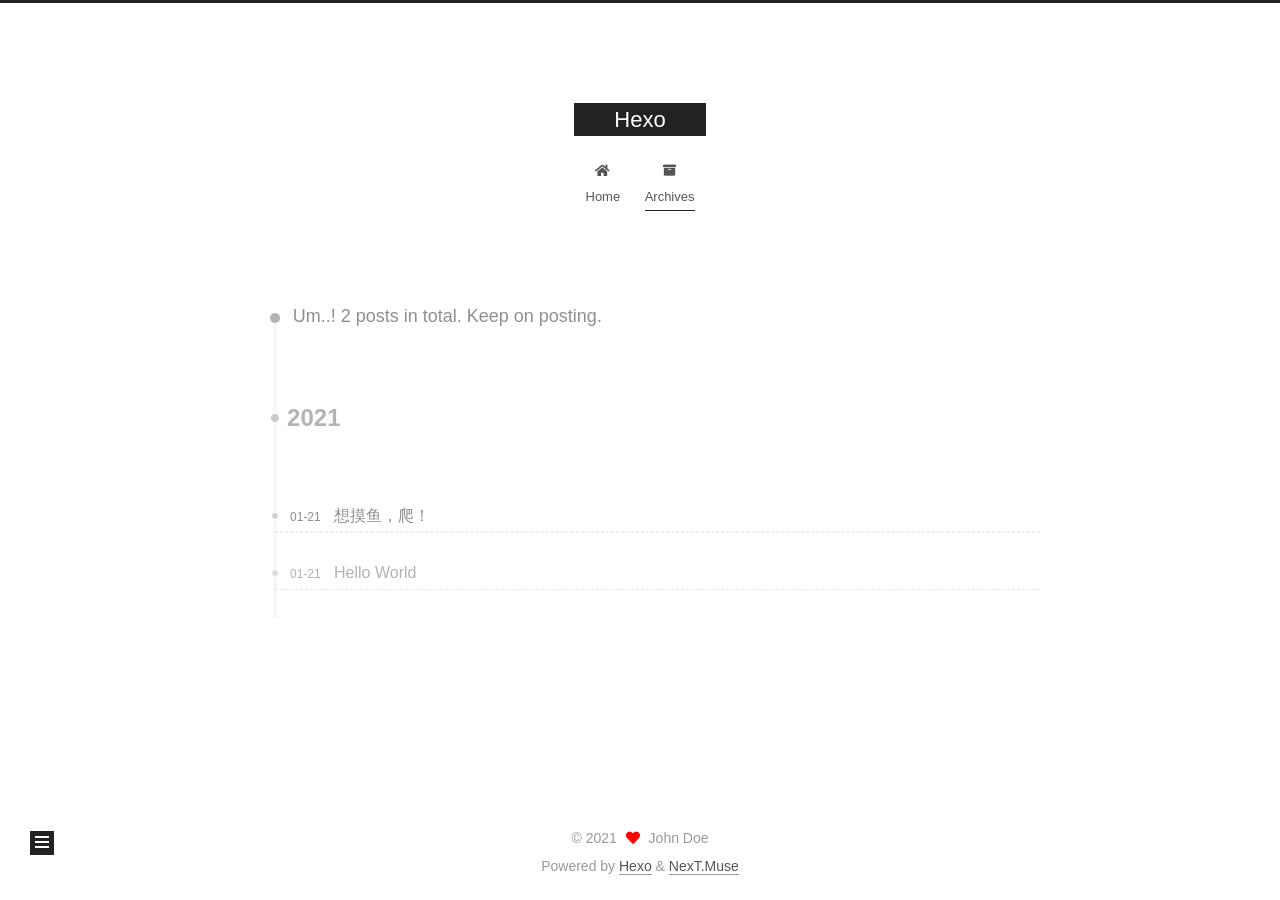
<file: archives/2021/index.html>
<!DOCTYPE html>
<html lang="en">
<head>
  <meta charset="UTF-8">
<meta name="viewport" content="width=device-width, initial-scale=1, maximum-scale=2">
<meta name="theme-color" content="#222">
<meta name="generator" content="Hexo 5.3.0">
  <link rel="apple-touch-icon" sizes="180x180" href="/images/apple-touch-icon-next.png">
  <link rel="icon" type="image/png" sizes="32x32" href="/images/favicon-32x32-next.png">
  <link rel="icon" type="image/png" sizes="16x16" href="/images/favicon-16x16-next.png">
  <link rel="mask-icon" href="/images/logo.svg" color="#222">

<link rel="stylesheet" href="/css/main.css">


<link rel="stylesheet" href="/lib/font-awesome/css/all.min.css">

<script id="hexo-configurations">
    var NexT = window.NexT || {};
    var CONFIG = {"hostname":"example.com","root":"/","scheme":"Muse","version":"7.8.0","exturl":false,"sidebar":{"position":"left","display":"post","padding":18,"offset":12,"onmobile":false},"copycode":{"enable":false,"show_result":false,"style":null},"back2top":{"enable":true,"sidebar":false,"scrollpercent":false},"bookmark":{"enable":false,"color":"#222","save":"auto"},"fancybox":false,"mediumzoom":false,"lazyload":false,"pangu":false,"comments":{"style":"tabs","active":null,"storage":true,"lazyload":false,"nav":null},"algolia":{"hits":{"per_page":10},"labels":{"input_placeholder":"Search for Posts","hits_empty":"We didn't find any results for the search: ${query}","hits_stats":"${hits} results found in ${time} ms"}},"localsearch":{"enable":false,"trigger":"auto","top_n_per_article":1,"unescape":false,"preload":false},"motion":{"enable":true,"async":false,"transition":{"post_block":"fadeIn","post_header":"slideDownIn","post_body":"slideDownIn","coll_header":"slideLeftIn","sidebar":"slideUpIn"}}};
  </script>

  <meta property="og:type" content="website">
<meta property="og:title" content="Hexo">
<meta property="og:url" content="http://example.com/archives/2021/index.html">
<meta property="og:site_name" content="Hexo">
<meta property="og:locale" content="en_US">
<meta property="article:author" content="John Doe">
<meta name="twitter:card" content="summary">

<link rel="canonical" href="http://example.com/archives/2021/">


<script id="page-configurations">
  // https://hexo.io/docs/variables.html
  CONFIG.page = {
    sidebar: "",
    isHome : false,
    isPost : false,
    lang   : 'en'
  };
</script>

  <title>Archive | Hexo</title>
  






  <noscript>
  <style>
  .use-motion .brand,
  .use-motion .menu-item,
  .sidebar-inner,
  .use-motion .post-block,
  .use-motion .pagination,
  .use-motion .comments,
  .use-motion .post-header,
  .use-motion .post-body,
  .use-motion .collection-header { opacity: initial; }

  .use-motion .site-title,
  .use-motion .site-subtitle {
    opacity: initial;
    top: initial;
  }

  .use-motion .logo-line-before i { left: initial; }
  .use-motion .logo-line-after i { right: initial; }
  </style>
</noscript>

</head>

<body itemscope itemtype="http://schema.org/WebPage">
  <div class="container use-motion">
    <div class="headband"></div>

    <header class="header" itemscope itemtype="http://schema.org/WPHeader">
      <div class="header-inner"><div class="site-brand-container">
  <div class="site-nav-toggle">
    <div class="toggle" aria-label="Toggle navigation bar">
      <span class="toggle-line toggle-line-first"></span>
      <span class="toggle-line toggle-line-middle"></span>
      <span class="toggle-line toggle-line-last"></span>
    </div>
  </div>

  <div class="site-meta">

    <a href="/" class="brand" rel="start">
      <span class="logo-line-before"><i></i></span>
      <h1 class="site-title">Hexo</h1>
      <span class="logo-line-after"><i></i></span>
    </a>
  </div>

  <div class="site-nav-right">
    <div class="toggle popup-trigger">
    </div>
  </div>
</div>




<nav class="site-nav">
  <ul id="menu" class="main-menu menu">
        <li class="menu-item menu-item-home">

    <a href="/" rel="section"><i class="fa fa-home fa-fw"></i>Home</a>

  </li>
        <li class="menu-item menu-item-archives">

    <a href="/archives/" rel="section"><i class="fa fa-archive fa-fw"></i>Archives</a>

  </li>
  </ul>
</nav>




</div>
    </header>

    
  <div class="back-to-top">
    <i class="fa fa-arrow-up"></i>
    <span>0%</span>
  </div>


    <main class="main">
      <div class="main-inner">
        <div class="content-wrap">
          

          <div class="content archive">
            

  
  
  
  <div class="post-block">
    <div class="posts-collapse">
      <div class="collection-title">
        <span class="collection-header">Um..! 2 posts in total. Keep on posting.</span>
      </div>

      
    <div class="collection-year">
      <span class="collection-header">2021</span>
    </div>

  <article itemscope itemtype="http://schema.org/Article">
    <header class="post-header">

      <div class="post-meta">
        <time itemprop="dateCreated"
              datetime="2021-01-21T15:18:09+08:00"
              content="2021-01-21">
          01-21
        </time>
      </div>

      <div class="post-title">
          <a class="post-title-link" href="/2021/01/21/welcom/" itemprop="url">
            <span itemprop="name">想摸鱼，爬！</span>
          </a>
      </div>

    </header>
  </article>

  <article itemscope itemtype="http://schema.org/Article">
    <header class="post-header">

      <div class="post-meta">
        <time itemprop="dateCreated"
              datetime="2021-01-21T14:17:40+08:00"
              content="2021-01-21">
          01-21
        </time>
      </div>

      <div class="post-title">
          <a class="post-title-link" href="/2021/01/21/hello-world/" itemprop="url">
            <span itemprop="name">Hello World</span>
          </a>
      </div>

    </header>
  </article>


    </div>
  </div>
  
  
  

  



          </div>
          

<script>
  window.addEventListener('tabs:register', () => {
    let { activeClass } = CONFIG.comments;
    if (CONFIG.comments.storage) {
      activeClass = localStorage.getItem('comments_active') || activeClass;
    }
    if (activeClass) {
      let activeTab = document.querySelector(`a[href="#comment-${activeClass}"]`);
      if (activeTab) {
        activeTab.click();
      }
    }
  });
  if (CONFIG.comments.storage) {
    window.addEventListener('tabs:click', event => {
      if (!event.target.matches('.tabs-comment .tab-content .tab-pane')) return;
      let commentClass = event.target.classList[1];
      localStorage.setItem('comments_active', commentClass);
    });
  }
</script>

        </div>
          
  
  <div class="toggle sidebar-toggle">
    <span class="toggle-line toggle-line-first"></span>
    <span class="toggle-line toggle-line-middle"></span>
    <span class="toggle-line toggle-line-last"></span>
  </div>

  <aside class="sidebar">
    <div class="sidebar-inner">

      <ul class="sidebar-nav motion-element">
        <li class="sidebar-nav-toc">
          Table of Contents
        </li>
        <li class="sidebar-nav-overview">
          Overview
        </li>
      </ul>

      <!--noindex-->
      <div class="post-toc-wrap sidebar-panel">
      </div>
      <!--/noindex-->

      <div class="site-overview-wrap sidebar-panel">
        <div class="site-author motion-element" itemprop="author" itemscope itemtype="http://schema.org/Person">
  <p class="site-author-name" itemprop="name">John Doe</p>
  <div class="site-description" itemprop="description"></div>
</div>
<div class="site-state-wrap motion-element">
  <nav class="site-state">
      <div class="site-state-item site-state-posts">
          <a href="/archives/">
        
          <span class="site-state-item-count">2</span>
          <span class="site-state-item-name">posts</span>
        </a>
      </div>
  </nav>
</div>



      </div>

    </div>
  </aside>
  <div id="sidebar-dimmer"></div>


      </div>
    </main>

    <footer class="footer">
      <div class="footer-inner">
        

        

<div class="copyright">
  
  &copy; 
  <span itemprop="copyrightYear">2021</span>
  <span class="with-love">
    <i class="fa fa-heart"></i>
  </span>
  <span class="author" itemprop="copyrightHolder">John Doe</span>
</div>
  <div class="powered-by">Powered by <a href="https://hexo.io/" class="theme-link" rel="noopener" target="_blank">Hexo</a> & <a href="https://muse.theme-next.org/" class="theme-link" rel="noopener" target="_blank">NexT.Muse</a>
  </div>

        








      </div>
    </footer>
  </div>

  
  <script src="/lib/anime.min.js"></script>
  <script src="/lib/velocity/velocity.min.js"></script>
  <script src="/lib/velocity/velocity.ui.min.js"></script>

<script src="/js/utils.js"></script>

<script src="/js/motion.js"></script>


<script src="/js/schemes/muse.js"></script>


<script src="/js/next-boot.js"></script>




  















  

  

</body>
</html>
</file>
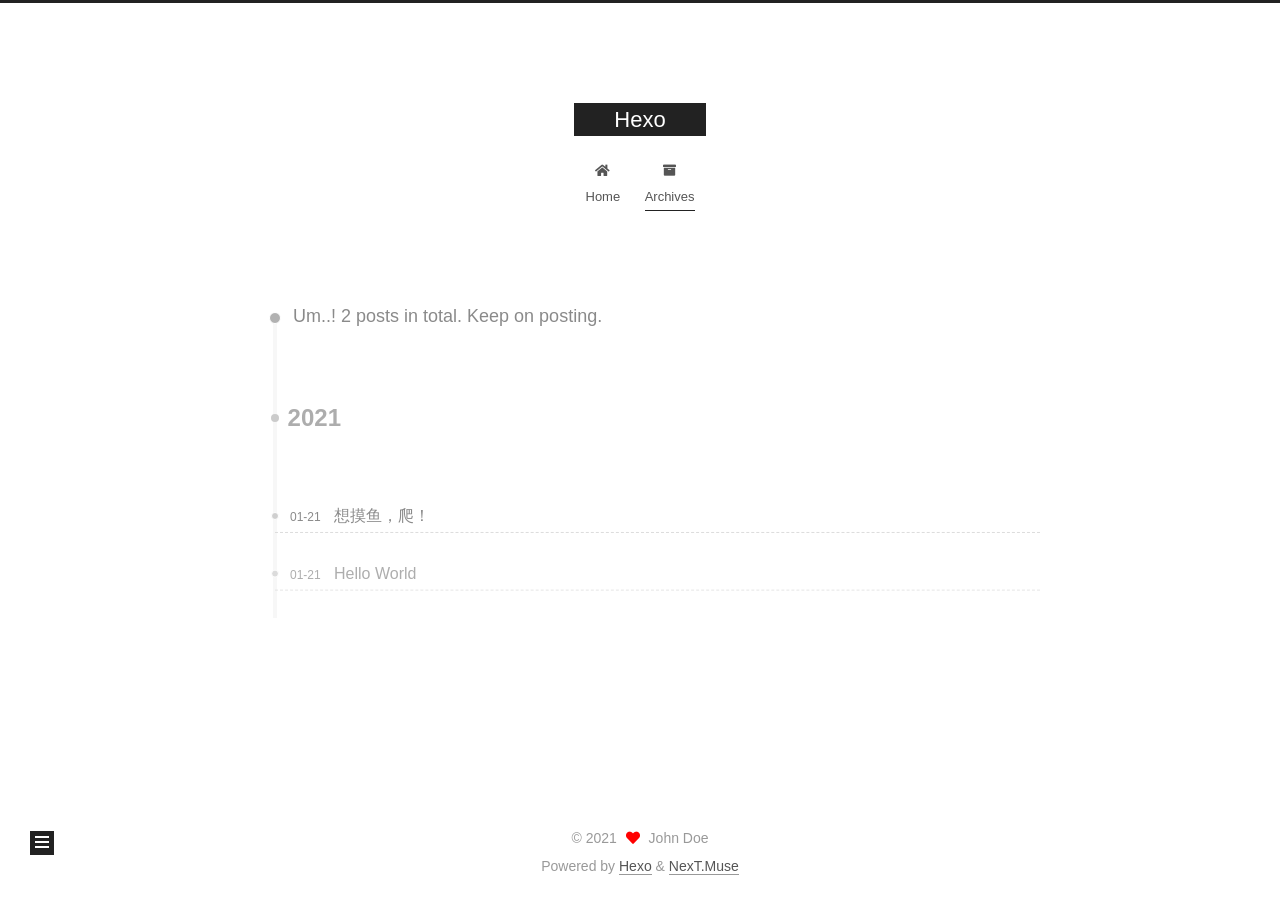
<file: archives/2021/01/index.html>
<!DOCTYPE html>
<html lang="en">
<head>
  <meta charset="UTF-8">
<meta name="viewport" content="width=device-width, initial-scale=1, maximum-scale=2">
<meta name="theme-color" content="#222">
<meta name="generator" content="Hexo 5.3.0">
  <link rel="apple-touch-icon" sizes="180x180" href="/images/apple-touch-icon-next.png">
  <link rel="icon" type="image/png" sizes="32x32" href="/images/favicon-32x32-next.png">
  <link rel="icon" type="image/png" sizes="16x16" href="/images/favicon-16x16-next.png">
  <link rel="mask-icon" href="/images/logo.svg" color="#222">

<link rel="stylesheet" href="/css/main.css">


<link rel="stylesheet" href="/lib/font-awesome/css/all.min.css">

<script id="hexo-configurations">
    var NexT = window.NexT || {};
    var CONFIG = {"hostname":"example.com","root":"/","scheme":"Muse","version":"7.8.0","exturl":false,"sidebar":{"position":"left","display":"post","padding":18,"offset":12,"onmobile":false},"copycode":{"enable":false,"show_result":false,"style":null},"back2top":{"enable":true,"sidebar":false,"scrollpercent":false},"bookmark":{"enable":false,"color":"#222","save":"auto"},"fancybox":false,"mediumzoom":false,"lazyload":false,"pangu":false,"comments":{"style":"tabs","active":null,"storage":true,"lazyload":false,"nav":null},"algolia":{"hits":{"per_page":10},"labels":{"input_placeholder":"Search for Posts","hits_empty":"We didn't find any results for the search: ${query}","hits_stats":"${hits} results found in ${time} ms"}},"localsearch":{"enable":false,"trigger":"auto","top_n_per_article":1,"unescape":false,"preload":false},"motion":{"enable":true,"async":false,"transition":{"post_block":"fadeIn","post_header":"slideDownIn","post_body":"slideDownIn","coll_header":"slideLeftIn","sidebar":"slideUpIn"}}};
  </script>

  <meta property="og:type" content="website">
<meta property="og:title" content="Hexo">
<meta property="og:url" content="http://example.com/archives/2021/01/index.html">
<meta property="og:site_name" content="Hexo">
<meta property="og:locale" content="en_US">
<meta property="article:author" content="John Doe">
<meta name="twitter:card" content="summary">

<link rel="canonical" href="http://example.com/archives/2021/01/">


<script id="page-configurations">
  // https://hexo.io/docs/variables.html
  CONFIG.page = {
    sidebar: "",
    isHome : false,
    isPost : false,
    lang   : 'en'
  };
</script>

  <title>Archive | Hexo</title>
  






  <noscript>
  <style>
  .use-motion .brand,
  .use-motion .menu-item,
  .sidebar-inner,
  .use-motion .post-block,
  .use-motion .pagination,
  .use-motion .comments,
  .use-motion .post-header,
  .use-motion .post-body,
  .use-motion .collection-header { opacity: initial; }

  .use-motion .site-title,
  .use-motion .site-subtitle {
    opacity: initial;
    top: initial;
  }

  .use-motion .logo-line-before i { left: initial; }
  .use-motion .logo-line-after i { right: initial; }
  </style>
</noscript>

</head>

<body itemscope itemtype="http://schema.org/WebPage">
  <div class="container use-motion">
    <div class="headband"></div>

    <header class="header" itemscope itemtype="http://schema.org/WPHeader">
      <div class="header-inner"><div class="site-brand-container">
  <div class="site-nav-toggle">
    <div class="toggle" aria-label="Toggle navigation bar">
      <span class="toggle-line toggle-line-first"></span>
      <span class="toggle-line toggle-line-middle"></span>
      <span class="toggle-line toggle-line-last"></span>
    </div>
  </div>

  <div class="site-meta">

    <a href="/" class="brand" rel="start">
      <span class="logo-line-before"><i></i></span>
      <h1 class="site-title">Hexo</h1>
      <span class="logo-line-after"><i></i></span>
    </a>
  </div>

  <div class="site-nav-right">
    <div class="toggle popup-trigger">
    </div>
  </div>
</div>




<nav class="site-nav">
  <ul id="menu" class="main-menu menu">
        <li class="menu-item menu-item-home">

    <a href="/" rel="section"><i class="fa fa-home fa-fw"></i>Home</a>

  </li>
        <li class="menu-item menu-item-archives">

    <a href="/archives/" rel="section"><i class="fa fa-archive fa-fw"></i>Archives</a>

  </li>
  </ul>
</nav>




</div>
    </header>

    
  <div class="back-to-top">
    <i class="fa fa-arrow-up"></i>
    <span>0%</span>
  </div>


    <main class="main">
      <div class="main-inner">
        <div class="content-wrap">
          

          <div class="content archive">
            

  
  
  
  <div class="post-block">
    <div class="posts-collapse">
      <div class="collection-title">
        <span class="collection-header">Um..! 2 posts in total. Keep on posting.</span>
      </div>

      
    <div class="collection-year">
      <span class="collection-header">2021</span>
    </div>

  <article itemscope itemtype="http://schema.org/Article">
    <header class="post-header">

      <div class="post-meta">
        <time itemprop="dateCreated"
              datetime="2021-01-21T15:18:09+08:00"
              content="2021-01-21">
          01-21
        </time>
      </div>

      <div class="post-title">
          <a class="post-title-link" href="/2021/01/21/welcom/" itemprop="url">
            <span itemprop="name">想摸鱼，爬！</span>
          </a>
      </div>

    </header>
  </article>

  <article itemscope itemtype="http://schema.org/Article">
    <header class="post-header">

      <div class="post-meta">
        <time itemprop="dateCreated"
              datetime="2021-01-21T14:17:40+08:00"
              content="2021-01-21">
          01-21
        </time>
      </div>

      <div class="post-title">
          <a class="post-title-link" href="/2021/01/21/hello-world/" itemprop="url">
            <span itemprop="name">Hello World</span>
          </a>
      </div>

    </header>
  </article>


    </div>
  </div>
  
  
  

  



          </div>
          

<script>
  window.addEventListener('tabs:register', () => {
    let { activeClass } = CONFIG.comments;
    if (CONFIG.comments.storage) {
      activeClass = localStorage.getItem('comments_active') || activeClass;
    }
    if (activeClass) {
      let activeTab = document.querySelector(`a[href="#comment-${activeClass}"]`);
      if (activeTab) {
        activeTab.click();
      }
    }
  });
  if (CONFIG.comments.storage) {
    window.addEventListener('tabs:click', event => {
      if (!event.target.matches('.tabs-comment .tab-content .tab-pane')) return;
      let commentClass = event.target.classList[1];
      localStorage.setItem('comments_active', commentClass);
    });
  }
</script>

        </div>
          
  
  <div class="toggle sidebar-toggle">
    <span class="toggle-line toggle-line-first"></span>
    <span class="toggle-line toggle-line-middle"></span>
    <span class="toggle-line toggle-line-last"></span>
  </div>

  <aside class="sidebar">
    <div class="sidebar-inner">

      <ul class="sidebar-nav motion-element">
        <li class="sidebar-nav-toc">
          Table of Contents
        </li>
        <li class="sidebar-nav-overview">
          Overview
        </li>
      </ul>

      <!--noindex-->
      <div class="post-toc-wrap sidebar-panel">
      </div>
      <!--/noindex-->

      <div class="site-overview-wrap sidebar-panel">
        <div class="site-author motion-element" itemprop="author" itemscope itemtype="http://schema.org/Person">
  <p class="site-author-name" itemprop="name">John Doe</p>
  <div class="site-description" itemprop="description"></div>
</div>
<div class="site-state-wrap motion-element">
  <nav class="site-state">
      <div class="site-state-item site-state-posts">
          <a href="/archives/">
        
          <span class="site-state-item-count">2</span>
          <span class="site-state-item-name">posts</span>
        </a>
      </div>
  </nav>
</div>



      </div>

    </div>
  </aside>
  <div id="sidebar-dimmer"></div>


      </div>
    </main>

    <footer class="footer">
      <div class="footer-inner">
        

        

<div class="copyright">
  
  &copy; 
  <span itemprop="copyrightYear">2021</span>
  <span class="with-love">
    <i class="fa fa-heart"></i>
  </span>
  <span class="author" itemprop="copyrightHolder">John Doe</span>
</div>
  <div class="powered-by">Powered by <a href="https://hexo.io/" class="theme-link" rel="noopener" target="_blank">Hexo</a> & <a href="https://muse.theme-next.org/" class="theme-link" rel="noopener" target="_blank">NexT.Muse</a>
  </div>

        








      </div>
    </footer>
  </div>

  
  <script src="/lib/anime.min.js"></script>
  <script src="/lib/velocity/velocity.min.js"></script>
  <script src="/lib/velocity/velocity.ui.min.js"></script>

<script src="/js/utils.js"></script>

<script src="/js/motion.js"></script>


<script src="/js/schemes/muse.js"></script>


<script src="/js/next-boot.js"></script>




  















  

  

</body>
</html>
</file>
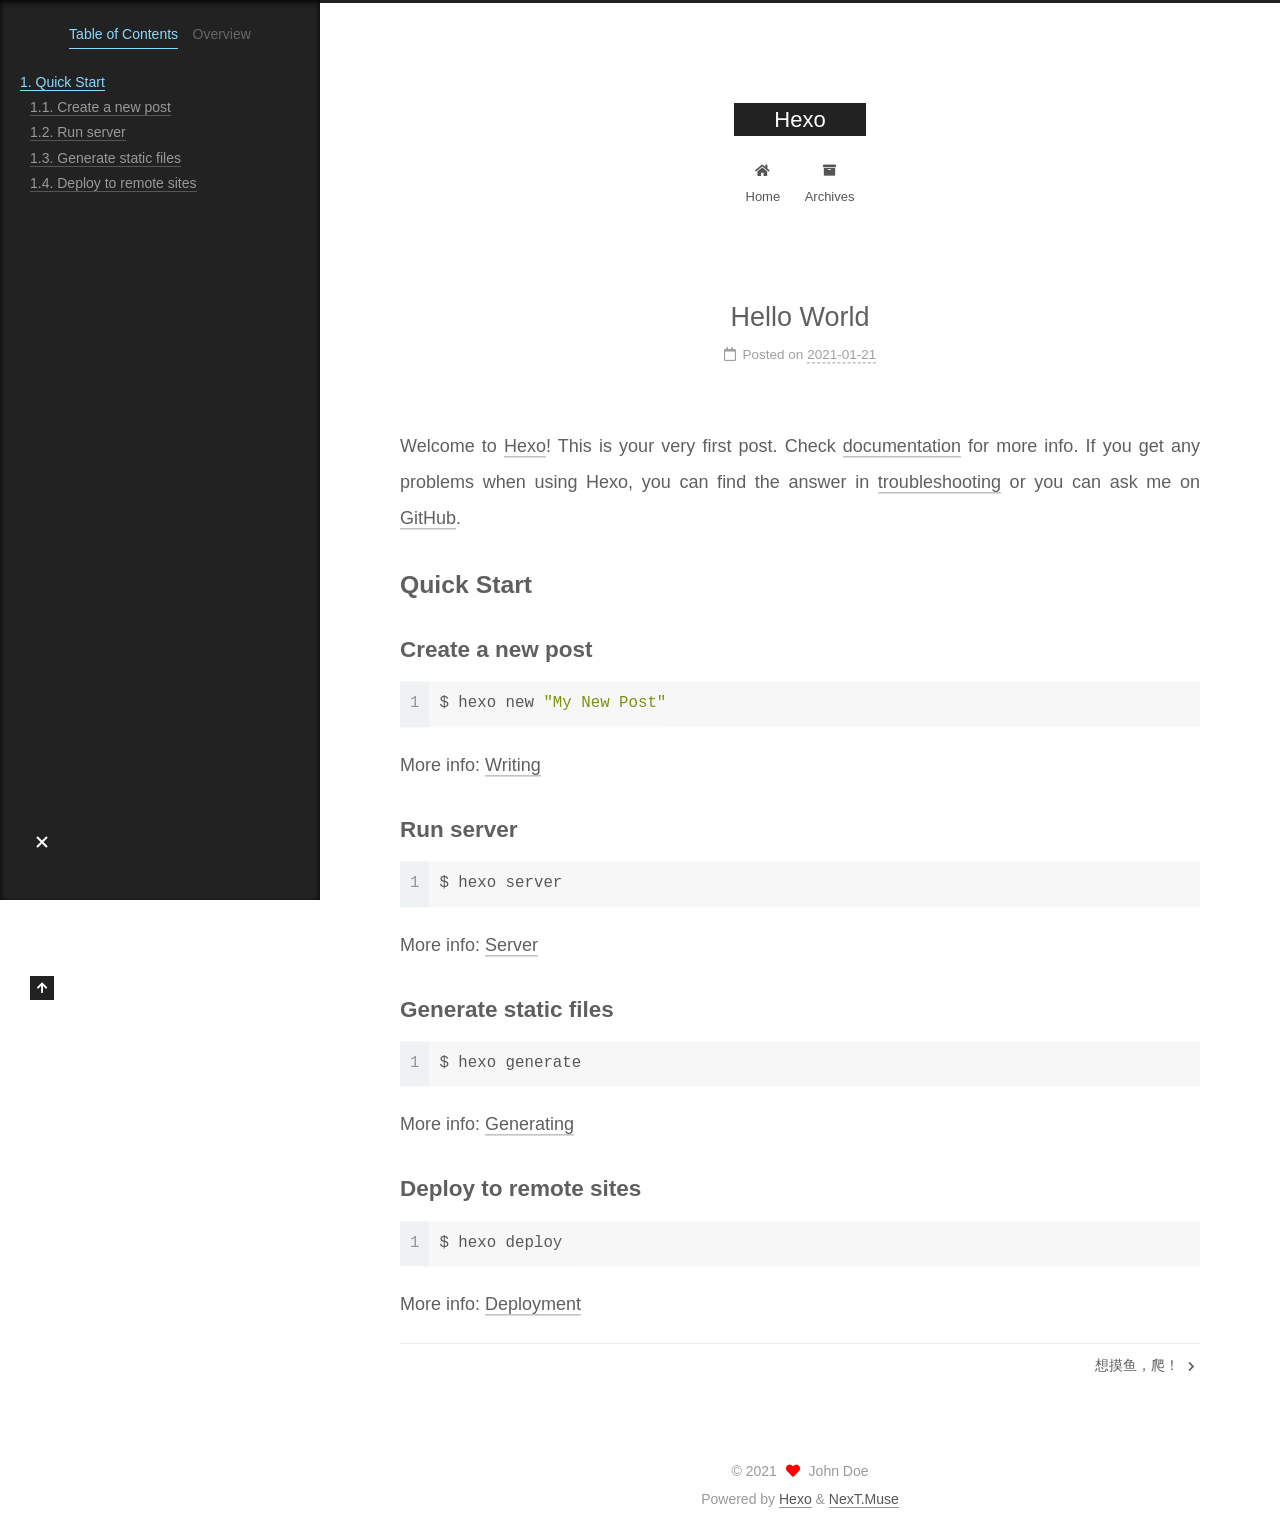
<file: 2021/01/21/hello-world/index.html>
<!DOCTYPE html>
<html lang="en">
<head>
  <meta charset="UTF-8">
<meta name="viewport" content="width=device-width, initial-scale=1, maximum-scale=2">
<meta name="theme-color" content="#222">
<meta name="generator" content="Hexo 5.3.0">
  <link rel="apple-touch-icon" sizes="180x180" href="/images/apple-touch-icon-next.png">
  <link rel="icon" type="image/png" sizes="32x32" href="/images/favicon-32x32-next.png">
  <link rel="icon" type="image/png" sizes="16x16" href="/images/favicon-16x16-next.png">
  <link rel="mask-icon" href="/images/logo.svg" color="#222">

<link rel="stylesheet" href="/css/main.css">


<link rel="stylesheet" href="/lib/font-awesome/css/all.min.css">

<script id="hexo-configurations">
    var NexT = window.NexT || {};
    var CONFIG = {"hostname":"example.com","root":"/","scheme":"Muse","version":"7.8.0","exturl":false,"sidebar":{"position":"left","display":"post","padding":18,"offset":12,"onmobile":false},"copycode":{"enable":false,"show_result":false,"style":null},"back2top":{"enable":true,"sidebar":false,"scrollpercent":false},"bookmark":{"enable":false,"color":"#222","save":"auto"},"fancybox":false,"mediumzoom":false,"lazyload":false,"pangu":false,"comments":{"style":"tabs","active":null,"storage":true,"lazyload":false,"nav":null},"algolia":{"hits":{"per_page":10},"labels":{"input_placeholder":"Search for Posts","hits_empty":"We didn't find any results for the search: ${query}","hits_stats":"${hits} results found in ${time} ms"}},"localsearch":{"enable":false,"trigger":"auto","top_n_per_article":1,"unescape":false,"preload":false},"motion":{"enable":true,"async":false,"transition":{"post_block":"fadeIn","post_header":"slideDownIn","post_body":"slideDownIn","coll_header":"slideLeftIn","sidebar":"slideUpIn"}}};
  </script>

  <meta name="description" content="Welcome to Hexo! This is your very first post. Check documentation for more info. If you get any problems when using Hexo, you can find the answer in troubleshooting or you can ask me on GitHub. Quick">
<meta property="og:type" content="article">
<meta property="og:title" content="Hello World">
<meta property="og:url" content="http://example.com/2021/01/21/hello-world/index.html">
<meta property="og:site_name" content="Hexo">
<meta property="og:description" content="Welcome to Hexo! This is your very first post. Check documentation for more info. If you get any problems when using Hexo, you can find the answer in troubleshooting or you can ask me on GitHub. Quick">
<meta property="og:locale" content="en_US">
<meta property="article:published_time" content="2021-01-21T06:17:40.292Z">
<meta property="article:modified_time" content="2021-01-21T06:17:40.292Z">
<meta property="article:author" content="John Doe">
<meta name="twitter:card" content="summary">

<link rel="canonical" href="http://example.com/2021/01/21/hello-world/">


<script id="page-configurations">
  // https://hexo.io/docs/variables.html
  CONFIG.page = {
    sidebar: "",
    isHome : false,
    isPost : true,
    lang   : 'en'
  };
</script>

  <title>Hello World | Hexo</title>
  






  <noscript>
  <style>
  .use-motion .brand,
  .use-motion .menu-item,
  .sidebar-inner,
  .use-motion .post-block,
  .use-motion .pagination,
  .use-motion .comments,
  .use-motion .post-header,
  .use-motion .post-body,
  .use-motion .collection-header { opacity: initial; }

  .use-motion .site-title,
  .use-motion .site-subtitle {
    opacity: initial;
    top: initial;
  }

  .use-motion .logo-line-before i { left: initial; }
  .use-motion .logo-line-after i { right: initial; }
  </style>
</noscript>

</head>

<body itemscope itemtype="http://schema.org/WebPage">
  <div class="container use-motion">
    <div class="headband"></div>

    <header class="header" itemscope itemtype="http://schema.org/WPHeader">
      <div class="header-inner"><div class="site-brand-container">
  <div class="site-nav-toggle">
    <div class="toggle" aria-label="Toggle navigation bar">
      <span class="toggle-line toggle-line-first"></span>
      <span class="toggle-line toggle-line-middle"></span>
      <span class="toggle-line toggle-line-last"></span>
    </div>
  </div>

  <div class="site-meta">

    <a href="/" class="brand" rel="start">
      <span class="logo-line-before"><i></i></span>
      <h1 class="site-title">Hexo</h1>
      <span class="logo-line-after"><i></i></span>
    </a>
  </div>

  <div class="site-nav-right">
    <div class="toggle popup-trigger">
    </div>
  </div>
</div>




<nav class="site-nav">
  <ul id="menu" class="main-menu menu">
        <li class="menu-item menu-item-home">

    <a href="/" rel="section"><i class="fa fa-home fa-fw"></i>Home</a>

  </li>
        <li class="menu-item menu-item-archives">

    <a href="/archives/" rel="section"><i class="fa fa-archive fa-fw"></i>Archives</a>

  </li>
  </ul>
</nav>




</div>
    </header>

    
  <div class="back-to-top">
    <i class="fa fa-arrow-up"></i>
    <span>0%</span>
  </div>


    <main class="main">
      <div class="main-inner">
        <div class="content-wrap">
          

          <div class="content post posts-expand">
            

    
  
  
  <article itemscope itemtype="http://schema.org/Article" class="post-block" lang="en">
    <link itemprop="mainEntityOfPage" href="http://example.com/2021/01/21/hello-world/">

    <span hidden itemprop="author" itemscope itemtype="http://schema.org/Person">
      <meta itemprop="image" content="/images/avatar.gif">
      <meta itemprop="name" content="John Doe">
      <meta itemprop="description" content="">
    </span>

    <span hidden itemprop="publisher" itemscope itemtype="http://schema.org/Organization">
      <meta itemprop="name" content="Hexo">
    </span>
      <header class="post-header">
        <h1 class="post-title" itemprop="name headline">
          Hello World
        </h1>

        <div class="post-meta">
            <span class="post-meta-item">
              <span class="post-meta-item-icon">
                <i class="far fa-calendar"></i>
              </span>
              <span class="post-meta-item-text">Posted on</span>

              <time title="Created: 2021-01-21 14:17:40" itemprop="dateCreated datePublished" datetime="2021-01-21T14:17:40+08:00">2021-01-21</time>
            </span>

          

        </div>
      </header>

    
    
    
    <div class="post-body" itemprop="articleBody">

      
        <p>Welcome to <a target="_blank" rel="noopener" href="https://hexo.io/">Hexo</a>! This is your very first post. Check <a target="_blank" rel="noopener" href="https://hexo.io/docs/">documentation</a> for more info. If you get any problems when using Hexo, you can find the answer in <a target="_blank" rel="noopener" href="https://hexo.io/docs/troubleshooting.html">troubleshooting</a> or you can ask me on <a target="_blank" rel="noopener" href="https://github.com/hexojs/hexo/issues">GitHub</a>.</p>
<h2 id="Quick-Start"><a href="#Quick-Start" class="headerlink" title="Quick Start"></a>Quick Start</h2><h3 id="Create-a-new-post"><a href="#Create-a-new-post" class="headerlink" title="Create a new post"></a>Create a new post</h3><figure class="highlight bash"><table><tr><td class="gutter"><pre><span class="line">1</span><br></pre></td><td class="code"><pre><span class="line">$ hexo new <span class="string">&quot;My New Post&quot;</span></span><br></pre></td></tr></table></figure>
<p>More info: <a target="_blank" rel="noopener" href="https://hexo.io/docs/writing.html">Writing</a></p>
<h3 id="Run-server"><a href="#Run-server" class="headerlink" title="Run server"></a>Run server</h3><figure class="highlight bash"><table><tr><td class="gutter"><pre><span class="line">1</span><br></pre></td><td class="code"><pre><span class="line">$ hexo server</span><br></pre></td></tr></table></figure>
<p>More info: <a target="_blank" rel="noopener" href="https://hexo.io/docs/server.html">Server</a></p>
<h3 id="Generate-static-files"><a href="#Generate-static-files" class="headerlink" title="Generate static files"></a>Generate static files</h3><figure class="highlight bash"><table><tr><td class="gutter"><pre><span class="line">1</span><br></pre></td><td class="code"><pre><span class="line">$ hexo generate</span><br></pre></td></tr></table></figure>
<p>More info: <a target="_blank" rel="noopener" href="https://hexo.io/docs/generating.html">Generating</a></p>
<h3 id="Deploy-to-remote-sites"><a href="#Deploy-to-remote-sites" class="headerlink" title="Deploy to remote sites"></a>Deploy to remote sites</h3><figure class="highlight bash"><table><tr><td class="gutter"><pre><span class="line">1</span><br></pre></td><td class="code"><pre><span class="line">$ hexo deploy</span><br></pre></td></tr></table></figure>
<p>More info: <a target="_blank" rel="noopener" href="https://hexo.io/docs/one-command-deployment.html">Deployment</a></p>

    </div>

    
    
    

      <footer class="post-footer">

        


        
    <div class="post-nav">
      <div class="post-nav-item"></div>
      <div class="post-nav-item">
    <a href="/2021/01/21/welcom/" rel="next" title="想摸鱼，爬！">
      想摸鱼，爬！ <i class="fa fa-chevron-right"></i>
    </a></div>
    </div>
      </footer>
    
  </article>
  
  
  



          </div>
          

<script>
  window.addEventListener('tabs:register', () => {
    let { activeClass } = CONFIG.comments;
    if (CONFIG.comments.storage) {
      activeClass = localStorage.getItem('comments_active') || activeClass;
    }
    if (activeClass) {
      let activeTab = document.querySelector(`a[href="#comment-${activeClass}"]`);
      if (activeTab) {
        activeTab.click();
      }
    }
  });
  if (CONFIG.comments.storage) {
    window.addEventListener('tabs:click', event => {
      if (!event.target.matches('.tabs-comment .tab-content .tab-pane')) return;
      let commentClass = event.target.classList[1];
      localStorage.setItem('comments_active', commentClass);
    });
  }
</script>

        </div>
          
  
  <div class="toggle sidebar-toggle">
    <span class="toggle-line toggle-line-first"></span>
    <span class="toggle-line toggle-line-middle"></span>
    <span class="toggle-line toggle-line-last"></span>
  </div>

  <aside class="sidebar">
    <div class="sidebar-inner">

      <ul class="sidebar-nav motion-element">
        <li class="sidebar-nav-toc">
          Table of Contents
        </li>
        <li class="sidebar-nav-overview">
          Overview
        </li>
      </ul>

      <!--noindex-->
      <div class="post-toc-wrap sidebar-panel">
          <div class="post-toc motion-element"><ol class="nav"><li class="nav-item nav-level-2"><a class="nav-link" href="#Quick-Start"><span class="nav-number">1.</span> <span class="nav-text">Quick Start</span></a><ol class="nav-child"><li class="nav-item nav-level-3"><a class="nav-link" href="#Create-a-new-post"><span class="nav-number">1.1.</span> <span class="nav-text">Create a new post</span></a></li><li class="nav-item nav-level-3"><a class="nav-link" href="#Run-server"><span class="nav-number">1.2.</span> <span class="nav-text">Run server</span></a></li><li class="nav-item nav-level-3"><a class="nav-link" href="#Generate-static-files"><span class="nav-number">1.3.</span> <span class="nav-text">Generate static files</span></a></li><li class="nav-item nav-level-3"><a class="nav-link" href="#Deploy-to-remote-sites"><span class="nav-number">1.4.</span> <span class="nav-text">Deploy to remote sites</span></a></li></ol></li></ol></div>
      </div>
      <!--/noindex-->

      <div class="site-overview-wrap sidebar-panel">
        <div class="site-author motion-element" itemprop="author" itemscope itemtype="http://schema.org/Person">
  <p class="site-author-name" itemprop="name">John Doe</p>
  <div class="site-description" itemprop="description"></div>
</div>
<div class="site-state-wrap motion-element">
  <nav class="site-state">
      <div class="site-state-item site-state-posts">
          <a href="/archives/">
        
          <span class="site-state-item-count">2</span>
          <span class="site-state-item-name">posts</span>
        </a>
      </div>
  </nav>
</div>



      </div>

    </div>
  </aside>
  <div id="sidebar-dimmer"></div>


      </div>
    </main>

    <footer class="footer">
      <div class="footer-inner">
        

        

<div class="copyright">
  
  &copy; 
  <span itemprop="copyrightYear">2021</span>
  <span class="with-love">
    <i class="fa fa-heart"></i>
  </span>
  <span class="author" itemprop="copyrightHolder">John Doe</span>
</div>
  <div class="powered-by">Powered by <a href="https://hexo.io/" class="theme-link" rel="noopener" target="_blank">Hexo</a> & <a href="https://muse.theme-next.org/" class="theme-link" rel="noopener" target="_blank">NexT.Muse</a>
  </div>

        








      </div>
    </footer>
  </div>

  
  <script src="/lib/anime.min.js"></script>
  <script src="/lib/velocity/velocity.min.js"></script>
  <script src="/lib/velocity/velocity.ui.min.js"></script>

<script src="/js/utils.js"></script>

<script src="/js/motion.js"></script>


<script src="/js/schemes/muse.js"></script>


<script src="/js/next-boot.js"></script>




  















  

  

</body>
</html>
</file>
<file: css/main.css>
:root {
  --body-bg-color: #fff;
  --content-bg-color: #fff;
  --card-bg-color: #f5f5f5;
  --text-color: #555;
  --blockquote-color: #666;
  --link-color: #555;
  --link-hover-color: #222;
  --brand-color: #fff;
  --brand-hover-color: #fff;
  --table-row-odd-bg-color: #f9f9f9;
  --table-row-hover-bg-color: #f5f5f5;
  --menu-item-bg-color: #f5f5f5;
  --btn-default-bg: #222;
  --btn-default-color: #fff;
  --btn-default-border-color: #222;
  --btn-default-hover-bg: #fff;
  --btn-default-hover-color: #222;
  --btn-default-hover-border-color: #222;
}
html {
  line-height: 1.15; /* 1 */
  -webkit-text-size-adjust: 100%; /* 2 */
}
body {
  margin: 0;
}
main {
  display: block;
}
h1 {
  font-size: 2em;
  margin: 0.67em 0;
}
hr {
  box-sizing: content-box; /* 1 */
  height: 0; /* 1 */
  overflow: visible; /* 2 */
}
pre {
  font-family: monospace, monospace; /* 1 */
  font-size: 1em; /* 2 */
}
a {
  background: transparent;
}
abbr[title] {
  border-bottom: none; /* 1 */
  text-decoration: underline; /* 2 */
  text-decoration: underline dotted; /* 2 */
}
b,
strong {
  font-weight: bolder;
}
code,
kbd,
samp {
  font-family: monospace, monospace; /* 1 */
  font-size: 1em; /* 2 */
}
small {
  font-size: 80%;
}
sub,
sup {
  font-size: 75%;
  line-height: 0;
  position: relative;
  vertical-align: baseline;
}
sub {
  bottom: -0.25em;
}
sup {
  top: -0.5em;
}
img {
  border-style: none;
}
button,
input,
optgroup,
select,
textarea {
  font-family: inherit; /* 1 */
  font-size: 100%; /* 1 */
  line-height: 1.15; /* 1 */
  margin: 0; /* 2 */
}
button,
input {
/* 1 */
  overflow: visible;
}
button,
select {
/* 1 */
  text-transform: none;
}
button,
[type='button'],
[type='reset'],
[type='submit'] {
  -webkit-appearance: button;
}
button::-moz-focus-inner,
[type='button']::-moz-focus-inner,
[type='reset']::-moz-focus-inner,
[type='submit']::-moz-focus-inner {
  border-style: none;
  padding: 0;
}
button:-moz-focusring,
[type='button']:-moz-focusring,
[type='reset']:-moz-focusring,
[type='submit']:-moz-focusring {
  outline: 1px dotted ButtonText;
}
fieldset {
  padding: 0.35em 0.75em 0.625em;
}
legend {
  box-sizing: border-box; /* 1 */
  color: inherit; /* 2 */
  display: table; /* 1 */
  max-width: 100%; /* 1 */
  padding: 0; /* 3 */
  white-space: normal; /* 1 */
}
progress {
  vertical-align: baseline;
}
textarea {
  overflow: auto;
}
[type='checkbox'],
[type='radio'] {
  box-sizing: border-box; /* 1 */
  padding: 0; /* 2 */
}
[type='number']::-webkit-inner-spin-button,
[type='number']::-webkit-outer-spin-button {
  height: auto;
}
[type='search'] {
  outline-offset: -2px; /* 2 */
  -webkit-appearance: textfield; /* 1 */
}
[type='search']::-webkit-search-decoration {
  -webkit-appearance: none;
}
::-webkit-file-upload-button {
  font: inherit; /* 2 */
  -webkit-appearance: button; /* 1 */
}
details {
  display: block;
}
summary {
  display: list-item;
}
template {
  display: none;
}
[hidden] {
  display: none;
}
::selection {
  background: #262a30;
  color: #eee;
}
html,
body {
  height: 100%;
}
body {
  background: var(--body-bg-color);
  color: var(--text-color);
  font-family: 'Lato', "PingFang SC", "Microsoft YaHei", sans-serif;
  font-size: 1em;
  line-height: 2;
}
@media (max-width: 991px) {
  body {
    padding-left: 0 !important;
    padding-right: 0 !important;
  }
}
h1,
h2,
h3,
h4,
h5,
h6 {
  font-family: 'Lato', "PingFang SC", "Microsoft YaHei", sans-serif;
  font-weight: bold;
  line-height: 1.5;
  margin: 20px 0 15px;
}
h1 {
  font-size: 1.5em;
}
h2 {
  font-size: 1.375em;
}
h3 {
  font-size: 1.25em;
}
h4 {
  font-size: 1.125em;
}
h5 {
  font-size: 1em;
}
h6 {
  font-size: 0.875em;
}
p {
  margin: 0 0 20px 0;
}
a,
span.exturl {
  border-bottom: 1px solid #999;
  color: var(--link-color);
  outline: 0;
  text-decoration: none;
  overflow-wrap: break-word;
  word-wrap: break-word;
  cursor: pointer;
}
a:hover,
span.exturl:hover {
  border-bottom-color: var(--link-hover-color);
  color: var(--link-hover-color);
}
iframe,
img,
video {
  display: block;
  margin-left: auto;
  margin-right: auto;
  max-width: 100%;
}
hr {
  background-image: repeating-linear-gradient(-45deg, #ddd, #ddd 4px, transparent 4px, transparent 8px);
  border: 0;
  height: 3px;
  margin: 40px 0;
}
blockquote {
  border-left: 4px solid #ddd;
  color: var(--blockquote-color);
  margin: 0;
  padding: 0 15px;
}
blockquote cite::before {
  content: '-';
  padding: 0 5px;
}
dt {
  font-weight: bold;
}
dd {
  margin: 0;
  padding: 0;
}
kbd {
  background-color: #f5f5f5;
  background-image: linear-gradient(#eee, #fff, #eee);
  border: 1px solid #ccc;
  border-radius: 0.2em;
  box-shadow: 0.1em 0.1em 0.2em rgba(0,0,0,0.1);
  color: #555;
  font-family: inherit;
  padding: 0.1em 0.3em;
  white-space: nowrap;
}
.table-container {
  overflow: auto;
}
table {
  border-collapse: collapse;
  border-spacing: 0;
  font-size: 0.875em;
  margin: 0 0 20px 0;
  width: 100%;
}
tbody tr:nth-of-type(odd) {
  background: var(--table-row-odd-bg-color);
}
tbody tr:hover {
  background: var(--table-row-hover-bg-color);
}
caption,
th,
td {
  font-weight: normal;
  padding: 8px;
  vertical-align: middle;
}
th,
td {
  border: 1px solid #ddd;
  border-bottom: 3px solid #ddd;
}
th {
  font-weight: 700;
  padding-bottom: 10px;
}
td {
  border-bottom-width: 1px;
}
.btn {
  background: var(--btn-default-bg);
  border: 2px solid var(--btn-default-border-color);
  border-radius: 0;
  color: var(--btn-default-color);
  display: inline-block;
  font-size: 0.875em;
  line-height: 2;
  padding: 0 20px;
  text-decoration: none;
  transition-property: background-color;
  transition-delay: 0s;
  transition-duration: 0.2s;
  transition-timing-function: ease-in-out;
}
.btn:hover {
  background: var(--btn-default-hover-bg);
  border-color: var(--btn-default-hover-border-color);
  color: var(--btn-default-hover-color);
}
.btn + .btn {
  margin: 0 0 8px 8px;
}
.btn .fa-fw {
  text-align: left;
  width: 1.285714285714286em;
}
.toggle {
  line-height: 0;
}
.toggle .toggle-line {
  background: #fff;
  display: inline-block;
  height: 2px;
  left: 0;
  position: relative;
  top: 0;
  transition: all 0.4s;
  vertical-align: top;
  width: 100%;
}
.toggle .toggle-line:not(:first-child) {
  margin-top: 3px;
}
.toggle.toggle-arrow .toggle-line-first {
  left: 50%;
  top: 2px;
  transform: rotate(45deg);
  width: 50%;
}
.toggle.toggle-arrow .toggle-line-middle {
  left: 2px;
  width: 90%;
}
.toggle.toggle-arrow .toggle-line-last {
  left: 50%;
  top: -2px;
  transform: rotate(-45deg);
  width: 50%;
}
.toggle.toggle-close .toggle-line-first {
  transform: rotate(-45deg);
  top: 5px;
}
.toggle.toggle-close .toggle-line-middle {
  opacity: 0;
}
.toggle.toggle-close .toggle-line-last {
  transform: rotate(45deg);
  top: -5px;
}
.highlight,
pre {
  background: #f7f7f7;
  color: #4d4d4c;
  line-height: 1.6;
  margin: 0 auto 20px;
}
pre,
code {
  font-family: consolas, Menlo, monospace, "PingFang SC", "Microsoft YaHei";
}
code {
  background: #eee;
  border-radius: 3px;
  color: #555;
  padding: 2px 4px;
  overflow-wrap: break-word;
  word-wrap: break-word;
}
.highlight *::selection {
  background: #d6d6d6;
}
.highlight pre {
  border: 0;
  margin: 0;
  padding: 10px 0;
}
.highlight table {
  border: 0;
  margin: 0;
  width: auto;
}
.highlight td {
  border: 0;
  padding: 0;
}
.highlight figcaption {
  background: #eff2f3;
  color: #4d4d4c;
  display: flex;
  font-size: 0.875em;
  justify-content: space-between;
  line-height: 1.2;
  padding: 0.5em;
}
.highlight figcaption a {
  color: #4d4d4c;
}
.highlight figcaption a:hover {
  border-bottom-color: #4d4d4c;
}
.highlight .gutter {
  -moz-user-select: none;
  -ms-user-select: none;
  -webkit-user-select: none;
  user-select: none;
}
.highlight .gutter pre {
  background: #eff2f3;
  color: #869194;
  padding-left: 10px;
  padding-right: 10px;
  text-align: right;
}
.highlight .code pre {
  background: #f7f7f7;
  padding-left: 10px;
  width: 100%;
}
.gist table {
  width: auto;
}
.gist table td {
  border: 0;
}
pre {
  overflow: auto;
  padding: 10px;
}
pre code {
  background: none;
  color: #4d4d4c;
  font-size: 0.875em;
  padding: 0;
  text-shadow: none;
}
pre .deletion {
  background: #fdd;
}
pre .addition {
  background: #dfd;
}
pre .meta {
  color: #eab700;
  -moz-user-select: none;
  -ms-user-select: none;
  -webkit-user-select: none;
  user-select: none;
}
pre .comment {
  color: #8e908c;
}
pre .variable,
pre .attribute,
pre .tag,
pre .name,
pre .regexp,
pre .ruby .constant,
pre .xml .tag .title,
pre .xml .pi,
pre .xml .doctype,
pre .html .doctype,
pre .css .id,
pre .css .class,
pre .css .pseudo {
  color: #c82829;
}
pre .number,
pre .preprocessor,
pre .built_in,
pre .builtin-name,
pre .literal,
pre .params,
pre .constant,
pre .command {
  color: #f5871f;
}
pre .ruby .class .title,
pre .css .rules .attribute,
pre .string,
pre .symbol,
pre .value,
pre .inheritance,
pre .header,
pre .ruby .symbol,
pre .xml .cdata,
pre .special,
pre .formula {
  color: #718c00;
}
pre .title,
pre .css .hexcolor {
  color: #3e999f;
}
pre .function,
pre .python .decorator,
pre .python .title,
pre .ruby .function .title,
pre .ruby .title .keyword,
pre .perl .sub,
pre .javascript .title,
pre .coffeescript .title {
  color: #4271ae;
}
pre .keyword,
pre .javascript .function {
  color: #8959a8;
}
.blockquote-center {
  border-left: none;
  margin: 40px 0;
  padding: 0;
  position: relative;
  text-align: center;
}
.blockquote-center .fa {
  display: block;
  opacity: 0.6;
  position: absolute;
  width: 100%;
}
.blockquote-center .fa-quote-left {
  border-top: 1px solid #ccc;
  text-align: left;
  top: -20px;
}
.blockquote-center .fa-quote-right {
  border-bottom: 1px solid #ccc;
  text-align: right;
  bottom: -20px;
}
.blockquote-center p,
.blockquote-center div {
  text-align: center;
}
.post-body .group-picture img {
  margin: 0 auto;
  padding: 0 3px;
}
.group-picture-row {
  margin-bottom: 6px;
  overflow: hidden;
}
.group-picture-column {
  float: left;
  margin-bottom: 10px;
}
.post-body .label {
  color: #555;
  display: inline;
  padding: 0 2px;
}
.post-body .label.default {
  background: #f0f0f0;
}
.post-body .label.primary {
  background: #efe6f7;
}
.post-body .label.info {
  background: #e5f2f8;
}
.post-body .label.success {
  background: #e7f4e9;
}
.post-body .label.warning {
  background: #fcf6e1;
}
.post-body .label.danger {
  background: #fae8eb;
}
.post-body .tabs {
  margin-bottom: 20px;
}
.post-body .tabs,
.tabs-comment {
  display: block;
  padding-top: 10px;
  position: relative;
}
.post-body .tabs ul.nav-tabs,
.tabs-comment ul.nav-tabs {
  display: flex;
  flex-wrap: wrap;
  margin: 0;
  margin-bottom: -1px;
  padding: 0;
}
@media (max-width: 413px) {
  .post-body .tabs ul.nav-tabs,
  .tabs-comment ul.nav-tabs {
    display: block;
    margin-bottom: 5px;
  }
}
.post-body .tabs ul.nav-tabs li.tab,
.tabs-comment ul.nav-tabs li.tab {
  border-bottom: 1px solid #ddd;
  border-left: 1px solid transparent;
  border-right: 1px solid transparent;
  border-top: 3px solid transparent;
  flex-grow: 1;
  list-style-type: none;
  border-radius: 0 0 0 0;
}
@media (max-width: 413px) {
  .post-body .tabs ul.nav-tabs li.tab,
  .tabs-comment ul.nav-tabs li.tab {
    border-bottom: 1px solid transparent;
    border-left: 3px solid transparent;
    border-right: 1px solid transparent;
    border-top: 1px solid transparent;
  }
}
@media (max-width: 413px) {
  .post-body .tabs ul.nav-tabs li.tab,
  .tabs-comment ul.nav-tabs li.tab {
    border-radius: 0;
  }
}
.post-body .tabs ul.nav-tabs li.tab a,
.tabs-comment ul.nav-tabs li.tab a {
  border-bottom: initial;
  display: block;
  line-height: 1.8;
  outline: 0;
  padding: 0.25em 0.75em;
  text-align: center;
  transition-delay: 0s;
  transition-duration: 0.2s;
  transition-timing-function: ease-out;
}
.post-body .tabs ul.nav-tabs li.tab a i,
.tabs-comment ul.nav-tabs li.tab a i {
  width: 1.285714285714286em;
}
.post-body .tabs ul.nav-tabs li.tab.active,
.tabs-comment ul.nav-tabs li.tab.active {
  border-bottom: 1px solid transparent;
  border-left: 1px solid #ddd;
  border-right: 1px solid #ddd;
  border-top: 3px solid #fc6423;
}
@media (max-width: 413px) {
  .post-body .tabs ul.nav-tabs li.tab.active,
  .tabs-comment ul.nav-tabs li.tab.active {
    border-bottom: 1px solid #ddd;
    border-left: 3px solid #fc6423;
    border-right: 1px solid #ddd;
    border-top: 1px solid #ddd;
  }
}
.post-body .tabs ul.nav-tabs li.tab.active a,
.tabs-comment ul.nav-tabs li.tab.active a {
  color: var(--link-color);
  cursor: default;
}
.post-body .tabs .tab-content .tab-pane,
.tabs-comment .tab-content .tab-pane {
  border: 1px solid #ddd;
  border-top: 0;
  padding: 20px 20px 0 20px;
  border-radius: 0;
}
.post-body .tabs .tab-content .tab-pane:not(.active),
.tabs-comment .tab-content .tab-pane:not(.active) {
  display: none;
}
.post-body .tabs .tab-content .tab-pane.active,
.tabs-comment .tab-content .tab-pane.active {
  display: block;
}
.post-body .tabs .tab-content .tab-pane.active:nth-of-type(1),
.tabs-comment .tab-content .tab-pane.active:nth-of-type(1) {
  border-radius: 0 0 0 0;
}
@media (max-width: 413px) {
  .post-body .tabs .tab-content .tab-pane.active:nth-of-type(1),
  .tabs-comment .tab-content .tab-pane.active:nth-of-type(1) {
    border-radius: 0;
  }
}
.post-body .note {
  border-radius: 3px;
  margin-bottom: 20px;
  padding: 1em;
  position: relative;
  border: 1px solid #eee;
  border-left-width: 5px;
}
.post-body .note h2,
.post-body .note h3,
.post-body .note h4,
.post-body .note h5,
.post-body .note h6 {
  margin-top: 0;
  border-bottom: initial;
  margin-bottom: 0;
  padding-top: 0;
}
.post-body .note p:first-child,
.post-body .note ul:first-child,
.post-body .note ol:first-child,
.post-body .note table:first-child,
.post-body .note pre:first-child,
.post-body .note blockquote:first-child,
.post-body .note img:first-child {
  margin-top: 0;
}
.post-body .note p:last-child,
.post-body .note ul:last-child,
.post-body .note ol:last-child,
.post-body .note table:last-child,
.post-body .note pre:last-child,
.post-body .note blockquote:last-child,
.post-body .note img:last-child {
  margin-bottom: 0;
}
.post-body .note.default {
  border-left-color: #777;
}
.post-body .note.default h2,
.post-body .note.default h3,
.post-body .note.default h4,
.post-body .note.default h5,
.post-body .note.default h6 {
  color: #777;
}
.post-body .note.primary {
  border-left-color: #6f42c1;
}
.post-body .note.primary h2,
.post-body .note.primary h3,
.post-body .note.primary h4,
.post-body .note.primary h5,
.post-body .note.primary h6 {
  color: #6f42c1;
}
.post-body .note.info {
  border-left-color: #428bca;
}
.post-body .note.info h2,
.post-body .note.info h3,
.post-body .note.info h4,
.post-body .note.info h5,
.post-body .note.info h6 {
  color: #428bca;
}
.post-body .note.success {
  border-left-color: #5cb85c;
}
.post-body .note.success h2,
.post-body .note.success h3,
.post-body .note.success h4,
.post-body .note.success h5,
.post-body .note.success h6 {
  color: #5cb85c;
}
.post-body .note.warning {
  border-left-color: #f0ad4e;
}
.post-body .note.warning h2,
.post-body .note.warning h3,
.post-body .note.warning h4,
.post-body .note.warning h5,
.post-body .note.warning h6 {
  color: #f0ad4e;
}
.post-body .note.danger {
  border-left-color: #d9534f;
}
.post-body .note.danger h2,
.post-body .note.danger h3,
.post-body .note.danger h4,
.post-body .note.danger h5,
.post-body .note.danger h6 {
  color: #d9534f;
}
.pagination .prev,
.pagination .next,
.pagination .page-number,
.pagination .space {
  display: inline-block;
  margin: 0 10px;
  padding: 0 11px;
  position: relative;
  top: -1px;
}
@media (max-width: 767px) {
  .pagination .prev,
  .pagination .next,
  .pagination .page-number,
  .pagination .space {
    margin: 0 5px;
  }
}
.pagination {
  border-top: 1px solid #eee;
  margin: 120px 0 0;
  text-align: center;
}
.pagination .prev,
.pagination .next,
.pagination .page-number {
  border-bottom: 0;
  border-top: 1px solid #eee;
  transition-property: border-color;
  transition-delay: 0s;
  transition-duration: 0.2s;
  transition-timing-function: ease-in-out;
}
.pagination .prev:hover,
.pagination .next:hover,
.pagination .page-number:hover {
  border-top-color: #222;
}
.pagination .space {
  margin: 0;
  padding: 0;
}
.pagination .prev {
  margin-left: 0;
}
.pagination .next {
  margin-right: 0;
}
.pagination .page-number.current {
  background: #ccc;
  border-top-color: #ccc;
  color: #fff;
}
@media (max-width: 767px) {
  .pagination {
    border-top: none;
  }
  .pagination .prev,
  .pagination .next,
  .pagination .page-number {
    border-bottom: 1px solid #eee;
    border-top: 0;
    margin-bottom: 10px;
    padding: 0 10px;
  }
  .pagination .prev:hover,
  .pagination .next:hover,
  .pagination .page-number:hover {
    border-bottom-color: #222;
  }
}
.comments {
  margin-top: 60px;
  overflow: hidden;
}
.comment-button-group {
  display: flex;
  flex-wrap: wrap-reverse;
  justify-content: center;
  margin: 1em 0;
}
.comment-button-group .comment-button {
  margin: 0.1em 0.2em;
}
.comment-button-group .comment-button.active {
  background: var(--btn-default-hover-bg);
  border-color: var(--btn-default-hover-border-color);
  color: var(--btn-default-hover-color);
}
.comment-position {
  display: none;
}
.comment-position.active {
  display: block;
}
.tabs-comment {
  background: var(--content-bg-color);
  margin-top: 4em;
  padding-top: 0;
}
.tabs-comment .comments {
  border: 0;
  box-shadow: none;
  margin-top: 0;
  padding-top: 0;
}
.container {
  min-height: 100%;
  position: relative;
}
.main-inner {
  margin: 0 auto;
  width: 700px;
}
@media (min-width: 1200px) {
  .main-inner {
    width: 800px;
  }
}
@media (min-width: 1600px) {
  .main-inner {
    width: 900px;
  }
}
@media (max-width: 767px) {
  .content-wrap {
    padding: 0 20px;
  }
}
.header {
  background: transparent;
}
.header-inner {
  margin: 0 auto;
  width: 700px;
}
@media (min-width: 1200px) {
  .header-inner {
    width: 800px;
  }
}
@media (min-width: 1600px) {
  .header-inner {
    width: 900px;
  }
}
.site-brand-container {
  display: flex;
  flex-shrink: 0;
  padding: 0 10px;
}
.headband {
  background: #222;
  height: 3px;
}
.site-meta {
  flex-grow: 1;
  text-align: center;
}
@media (max-width: 767px) {
  .site-meta {
    text-align: center;
  }
}
.brand {
  border-bottom: none;
  color: var(--brand-color);
  display: inline-block;
  line-height: 1.375em;
  padding: 0 40px;
  position: relative;
}
.brand:hover {
  color: var(--brand-hover-color);
}
.site-title {
  font-family: 'Lato', "PingFang SC", "Microsoft YaHei", sans-serif;
  font-size: 1.375em;
  font-weight: normal;
  margin: 0;
}
.site-subtitle {
  color: #999;
  font-size: 0.8125em;
  margin: 10px 0;
}
.use-motion .brand {
  opacity: 0;
}
.use-motion .site-title,
.use-motion .site-subtitle,
.use-motion .custom-logo-image {
  opacity: 0;
  position: relative;
  top: -10px;
}
.site-nav-toggle,
.site-nav-right {
  display: none;
}
@media (max-width: 767px) {
  .site-nav-toggle,
  .site-nav-right {
    display: flex;
    flex-direction: column;
    justify-content: center;
  }
}
.site-nav-toggle .toggle,
.site-nav-right .toggle {
  color: var(--text-color);
  padding: 10px;
  width: 22px;
}
.site-nav-toggle .toggle .toggle-line,
.site-nav-right .toggle .toggle-line {
  background: var(--text-color);
  border-radius: 1px;
}
.site-nav {
  display: block;
}
@media (max-width: 767px) {
  .site-nav {
    clear: both;
    display: none;
  }
}
.site-nav.site-nav-on {
  display: block;
}
.menu {
  margin-top: 20px;
  padding-left: 0;
  text-align: center;
}
.menu-item {
  display: inline-block;
  list-style: none;
  margin: 0 10px;
}
@media (max-width: 767px) {
  .menu-item {
    display: block;
    margin-top: 10px;
  }
  .menu-item.menu-item-search {
    display: none;
  }
}
.menu-item a,
.menu-item span.exturl {
  border-bottom: 0;
  display: block;
  font-size: 0.8125em;
  transition-property: border-color;
  transition-delay: 0s;
  transition-duration: 0.2s;
  transition-timing-function: ease-in-out;
}
@media (hover: none) {
  .menu-item a:hover,
  .menu-item span.exturl:hover {
    border-bottom-color: transparent !important;
  }
}
.menu-item .fa,
.menu-item .fab,
.menu-item .far,
.menu-item .fas {
  margin-right: 8px;
}
.menu-item .badge {
  display: inline-block;
  font-weight: bold;
  line-height: 1;
  margin-left: 0.35em;
  margin-top: 0.35em;
  text-align: center;
  white-space: nowrap;
}
@media (max-width: 767px) {
  .menu-item .badge {
    float: right;
    margin-left: 0;
  }
}
.menu-item-active a,
.menu .menu-item a:hover,
.menu .menu-item span.exturl:hover {
  background: var(--menu-item-bg-color);
}
.use-motion .menu-item {
  opacity: 0;
}
.sidebar {
  background: #222;
  bottom: 0;
  box-shadow: inset 0 2px 6px #000;
  position: fixed;
  top: 0;
}
@media (max-width: 991px) {
  .sidebar {
    display: none;
  }
}
.sidebar-inner {
  color: #999;
  padding: 18px 10px;
  text-align: center;
}
.cc-license {
  margin-top: 10px;
  text-align: center;
}
.cc-license .cc-opacity {
  border-bottom: none;
  opacity: 0.7;
}
.cc-license .cc-opacity:hover {
  opacity: 0.9;
}
.cc-license img {
  display: inline-block;
}
.site-author-image {
  border: 2px solid #333;
  display: block;
  margin: 0 auto;
  max-width: 96px;
  padding: 2px;
}
.site-author-name {
  color: #f5f5f5;
  font-weight: normal;
  margin: 5px 0 0;
  text-align: center;
}
.site-description {
  color: #999;
  font-size: 1em;
  margin-top: 5px;
  text-align: center;
}
.links-of-author {
  margin-top: 15px;
}
.links-of-author a,
.links-of-author span.exturl {
  border-bottom-color: #555;
  display: inline-block;
  font-size: 0.8125em;
  margin-bottom: 10px;
  margin-right: 10px;
  vertical-align: middle;
}
.links-of-author a::before,
.links-of-author span.exturl::before {
  background: #e3ff1b;
  border-radius: 50%;
  content: ' ';
  display: inline-block;
  height: 4px;
  margin-right: 3px;
  vertical-align: middle;
  width: 4px;
}
.sidebar-button {
  margin-top: 15px;
}
.sidebar-button a {
  border: 1px solid #fc6423;
  border-radius: 4px;
  color: #fc6423;
  display: inline-block;
  padding: 0 15px;
}
.sidebar-button a .fa,
.sidebar-button a .fab,
.sidebar-button a .far,
.sidebar-button a .fas {
  margin-right: 5px;
}
.sidebar-button a:hover {
  background: #fc6423;
  border: 1px solid #fc6423;
  color: #fff;
}
.sidebar-button a:hover .fa,
.sidebar-button a:hover .fab,
.sidebar-button a:hover .far,
.sidebar-button a:hover .fas {
  color: #fff;
}
.links-of-blogroll {
  font-size: 0.8125em;
  margin-top: 10px;
}
.links-of-blogroll-title {
  font-size: 0.875em;
  font-weight: 600;
  margin-top: 0;
}
.links-of-blogroll-list {
  list-style: none;
  margin: 0;
  padding: 0;
}
#sidebar-dimmer {
  display: none;
}
@media (max-width: 767px) {
  #sidebar-dimmer {
    background: #000;
    display: block;
    height: 100%;
    left: 100%;
    opacity: 0;
    position: fixed;
    top: 0;
    width: 100%;
    z-index: 1100;
  }
  .sidebar-active + #sidebar-dimmer {
    opacity: 0.7;
    transform: translateX(-100%);
    transition: opacity 0.5s;
  }
}
.sidebar-nav {
  margin: 0;
  padding-bottom: 20px;
  padding-left: 0;
}
.sidebar-nav li {
  border-bottom: 1px solid transparent;
  color: #666;
  cursor: pointer;
  display: inline-block;
  font-size: 0.875em;
}
.sidebar-nav li.sidebar-nav-overview {
  margin-left: 10px;
}
.sidebar-nav li:hover {
  color: #f5f5f5;
}
.sidebar-nav .sidebar-nav-active {
  border-bottom-color: #87daff;
  color: #87daff;
}
.sidebar-nav .sidebar-nav-active:hover {
  color: #87daff;
}
.sidebar-panel {
  display: none;
  overflow-x: hidden;
  overflow-y: auto;
}
.sidebar-panel-active {
  display: block;
}
.sidebar-toggle {
  background: #222;
  bottom: 45px;
  cursor: pointer;
  height: 14px;
  left: 30px;
  padding: 5px;
  position: fixed;
  width: 14px;
  z-index: 1300;
}
@media (max-width: 991px) {
  .sidebar-toggle {
    left: 20px;
    opacity: 0.8;
    display: none;
  }
}
.sidebar-toggle:hover .toggle-line {
  background: #87daff;
}
.post-toc {
  font-size: 0.875em;
}
.post-toc ol {
  list-style: none;
  margin: 0;
  padding: 0 2px 5px 10px;
  text-align: left;
}
.post-toc ol > ol {
  padding-left: 0;
}
.post-toc ol a {
  transition-property: all;
  transition-delay: 0s;
  transition-duration: 0.2s;
  transition-timing-function: ease-in-out;
}
.post-toc .nav-item {
  line-height: 1.8;
  overflow: hidden;
  text-overflow: ellipsis;
  white-space: nowrap;
}
.post-toc .nav .nav-child {
  display: none;
}
.post-toc .nav .active > .nav-child {
  display: block;
}
.post-toc .nav .active-current > .nav-child {
  display: block;
}
.post-toc .nav .active-current > .nav-child > .nav-item {
  display: block;
}
.post-toc .nav .active > a {
  border-bottom-color: #87daff;
  color: #87daff;
}
.post-toc .nav .active-current > a {
  color: #87daff;
}
.post-toc .nav .active-current > a:hover {
  color: #87daff;
}
.site-state {
  display: flex;
  justify-content: center;
  line-height: 1.4;
  margin-top: 10px;
  overflow: hidden;
  text-align: center;
  white-space: nowrap;
}
.site-state-item {
  padding: 0 15px;
}
.site-state-item:not(:first-child) {
  border-left: 1px solid #333;
}
.site-state-item a {
  border-bottom: none;
}
.site-state-item-count {
  display: block;
  font-size: 1.25em;
  font-weight: 600;
  text-align: center;
}
.site-state-item-name {
  color: inherit;
  font-size: 0.875em;
}
.footer {
  color: #999;
  font-size: 0.875em;
  padding: 20px 0;
}
.footer.footer-fixed {
  bottom: 0;
  left: 0;
  position: absolute;
  right: 0;
}
.footer-inner {
  box-sizing: border-box;
  margin: 0 auto;
  text-align: center;
  width: 700px;
}
@media (min-width: 1200px) {
  .footer-inner {
    width: 800px;
  }
}
@media (min-width: 1600px) {
  .footer-inner {
    width: 900px;
  }
}
.languages {
  display: inline-block;
  font-size: 1.125em;
  position: relative;
}
.languages .lang-select-label span {
  margin: 0 0.5em;
}
.languages .lang-select {
  height: 100%;
  left: 0;
  opacity: 0;
  position: absolute;
  top: 0;
  width: 100%;
}
.with-love {
  color: #ff0000;
  display: inline-block;
  margin: 0 5px;
}
.powered-by,
.theme-info {
  display: inline-block;
}
@-moz-keyframes iconAnimate {
  0%, 100% {
    transform: scale(1);
  }
  10%, 30% {
    transform: scale(0.9);
  }
  20%, 40%, 60%, 80% {
    transform: scale(1.1);
  }
  50%, 70% {
    transform: scale(1.1);
  }
}
@-webkit-keyframes iconAnimate {
  0%, 100% {
    transform: scale(1);
  }
  10%, 30% {
    transform: scale(0.9);
  }
  20%, 40%, 60%, 80% {
    transform: scale(1.1);
  }
  50%, 70% {
    transform: scale(1.1);
  }
}
@-o-keyframes iconAnimate {
  0%, 100% {
    transform: scale(1);
  }
  10%, 30% {
    transform: scale(0.9);
  }
  20%, 40%, 60%, 80% {
    transform: scale(1.1);
  }
  50%, 70% {
    transform: scale(1.1);
  }
}
@keyframes iconAnimate {
  0%, 100% {
    transform: scale(1);
  }
  10%, 30% {
    transform: scale(0.9);
  }
  20%, 40%, 60%, 80% {
    transform: scale(1.1);
  }
  50%, 70% {
    transform: scale(1.1);
  }
}
.back-to-top {
  font-size: 12px;
  text-align: center;
  transition-delay: 0s;
  transition-duration: 0.2s;
  transition-timing-function: ease-in-out;
}
.back-to-top {
  background: #222;
  bottom: -100px;
  box-sizing: border-box;
  color: #fff;
  cursor: pointer;
  left: 30px;
  opacity: 1;
  padding: 0 6px;
  position: fixed;
  transition-property: bottom;
  z-index: 1300;
  width: 24px;
}
.back-to-top span {
  display: none;
}
.back-to-top:hover {
  color: #87daff;
}
.back-to-top.back-to-top-on {
  bottom: 19px;
}
@media (max-width: 991px) {
  .back-to-top {
    left: 20px;
    opacity: 0.8;
  }
}
.post-body {
  font-family: 'Lato', "PingFang SC", "Microsoft YaHei", sans-serif;
  overflow-wrap: break-word;
  word-wrap: break-word;
}
@media (min-width: 1200px) {
  .post-body {
    font-size: 1.125em;
  }
}
.post-body .exturl .fa {
  font-size: 0.875em;
  margin-left: 4px;
}
.post-body .image-caption,
.post-body .figure .caption {
  color: #999;
  font-size: 0.875em;
  font-weight: bold;
  line-height: 1;
  margin: -20px auto 15px;
  text-align: center;
}
.post-sticky-flag {
  display: inline-block;
  transform: rotate(30deg);
}
.post-button {
  margin-top: 40px;
  text-align: center;
}
.use-motion .post-block,
.use-motion .pagination,
.use-motion .comments {
  opacity: 0;
}
.use-motion .post-header {
  opacity: 0;
}
.use-motion .post-body {
  opacity: 0;
}
.use-motion .collection-header {
  opacity: 0;
}
.posts-collapse {
  margin-left: 35px;
  position: relative;
}
@media (max-width: 767px) {
  .posts-collapse {
    margin-left: 0px;
    margin-right: 0px;
  }
}
.posts-collapse .collection-title {
  font-size: 1.125em;
  position: relative;
}
.posts-collapse .collection-title::before {
  background: #999;
  border: 1px solid #fff;
  border-radius: 50%;
  content: ' ';
  height: 10px;
  left: 0;
  margin-left: -6px;
  margin-top: -4px;
  position: absolute;
  top: 50%;
  width: 10px;
}
.posts-collapse .collection-year {
  font-size: 1.5em;
  font-weight: bold;
  margin: 60px 0;
  position: relative;
}
.posts-collapse .collection-year::before {
  background: #bbb;
  border-radius: 50%;
  content: ' ';
  height: 8px;
  left: 0;
  margin-left: -4px;
  margin-top: -4px;
  position: absolute;
  top: 50%;
  width: 8px;
}
.posts-collapse .collection-header {
  display: block;
  margin: 0 0 0 20px;
}
.posts-collapse .collection-header small {
  color: #bbb;
  margin-left: 5px;
}
.posts-collapse .post-header {
  border-bottom: 1px dashed #ccc;
  margin: 30px 0;
  padding-left: 15px;
  position: relative;
  transition-property: border;
  transition-delay: 0s;
  transition-duration: 0.2s;
  transition-timing-function: ease-in-out;
}
.posts-collapse .post-header::before {
  background: #bbb;
  border: 1px solid #fff;
  border-radius: 50%;
  content: ' ';
  height: 6px;
  left: 0;
  margin-left: -4px;
  position: absolute;
  top: 0.75em;
  transition-property: background;
  width: 6px;
  transition-delay: 0s;
  transition-duration: 0.2s;
  transition-timing-function: ease-in-out;
}
.posts-collapse .post-header:hover {
  border-bottom-color: #666;
}
.posts-collapse .post-header:hover::before {
  background: #222;
}
.posts-collapse .post-meta {
  display: inline;
  font-size: 0.75em;
  margin-right: 10px;
}
.posts-collapse .post-title {
  display: inline;
}
.posts-collapse .post-title a,
.posts-collapse .post-title span.exturl {
  border-bottom: none;
  color: var(--link-color);
}
.posts-collapse .post-title .fa-external-link-alt {
  font-size: 0.875em;
  margin-left: 5px;
}
.posts-collapse::before {
  background: #f5f5f5;
  content: ' ';
  height: 100%;
  left: 0;
  margin-left: -2px;
  position: absolute;
  top: 1.25em;
  width: 4px;
}
.post-eof {
  background: #ccc;
  height: 1px;
  margin: 80px auto 60px;
  text-align: center;
  width: 8%;
}
.post-block:last-of-type .post-eof {
  display: none;
}
.content {
  padding-top: 40px;
}
@media (min-width: 992px) {
  .post-body {
    text-align: justify;
  }
}
@media (max-width: 991px) {
  .post-body {
    text-align: justify;
  }
}
.post-body h1,
.post-body h2,
.post-body h3,
.post-body h4,
.post-body h5,
.post-body h6 {
  padding-top: 10px;
}
.post-body h1 .header-anchor,
.post-body h2 .header-anchor,
.post-body h3 .header-anchor,
.post-body h4 .header-anchor,
.post-body h5 .header-anchor,
.post-body h6 .header-anchor {
  border-bottom-style: none;
  color: #ccc;
  float: right;
  margin-left: 10px;
  visibility: hidden;
}
.post-body h1 .header-anchor:hover,
.post-body h2 .header-anchor:hover,
.post-body h3 .header-anchor:hover,
.post-body h4 .header-anchor:hover,
.post-body h5 .header-anchor:hover,
.post-body h6 .header-anchor:hover {
  color: inherit;
}
.post-body h1:hover .header-anchor,
.post-body h2:hover .header-anchor,
.post-body h3:hover .header-anchor,
.post-body h4:hover .header-anchor,
.post-body h5:hover .header-anchor,
.post-body h6:hover .header-anchor {
  visibility: visible;
}
.post-body iframe,
.post-body img,
.post-body video {
  margin-bottom: 20px;
}
.post-body .video-container {
  height: 0;
  margin-bottom: 20px;
  overflow: hidden;
  padding-top: 75%;
  position: relative;
  width: 100%;
}
.post-body .video-container iframe,
.post-body .video-container object,
.post-body .video-container embed {
  height: 100%;
  left: 0;
  margin: 0;
  position: absolute;
  top: 0;
  width: 100%;
}
.post-gallery {
  align-items: center;
  display: grid;
  grid-gap: 10px;
  grid-template-columns: 1fr 1fr 1fr;
  margin-bottom: 20px;
}
@media (max-width: 767px) {
  .post-gallery {
    grid-template-columns: 1fr 1fr;
  }
}
.post-gallery a {
  border: 0;
}
.post-gallery img {
  margin: 0;
}
.posts-expand .post-header {
  font-size: 1.125em;
}
.posts-expand .post-title {
  font-size: 1.5em;
  font-weight: normal;
  margin: initial;
  text-align: center;
  overflow-wrap: break-word;
  word-wrap: break-word;
}
.posts-expand .post-title-link {
  border-bottom: none;
  color: var(--link-color);
  display: inline-block;
  position: relative;
  vertical-align: top;
}
.posts-expand .post-title-link::before {
  background: var(--link-color);
  bottom: 0;
  content: '';
  height: 2px;
  left: 0;
  position: absolute;
  transform: scaleX(0);
  visibility: hidden;
  width: 100%;
  transition-delay: 0s;
  transition-duration: 0.2s;
  transition-timing-function: ease-in-out;
}
.posts-expand .post-title-link:hover::before {
  transform: scaleX(1);
  visibility: visible;
}
.posts-expand .post-title-link .fa-external-link-alt {
  font-size: 0.875em;
  margin-left: 5px;
}
.posts-expand .post-meta {
  color: #999;
  font-family: 'Lato', "PingFang SC", "Microsoft YaHei", sans-serif;
  font-size: 0.75em;
  margin: 3px 0 60px 0;
  text-align: center;
}
.posts-expand .post-meta .post-description {
  font-size: 0.875em;
  margin-top: 2px;
}
.posts-expand .post-meta time {
  border-bottom: 1px dashed #999;
  cursor: pointer;
}
.post-meta .post-meta-item + .post-meta-item::before {
  content: '|';
  margin: 0 0.5em;
}
.post-meta-divider {
  margin: 0 0.5em;
}
.post-meta-item-icon {
  margin-right: 3px;
}
@media (max-width: 991px) {
  .post-meta-item-icon {
    display: inline-block;
  }
}
@media (max-width: 991px) {
  .post-meta-item-text {
    display: none;
  }
}
.post-nav {
  border-top: 1px solid #eee;
  display: flex;
  justify-content: space-between;
  margin-top: 15px;
  padding: 10px 5px 0;
}
.post-nav-item {
  flex: 1;
}
.post-nav-item a {
  border-bottom: none;
  display: block;
  font-size: 0.875em;
  line-height: 1.6;
  position: relative;
}
.post-nav-item a:active {
  top: 2px;
}
.post-nav-item .fa {
  font-size: 0.75em;
}
.post-nav-item:first-child {
  margin-right: 15px;
}
.post-nav-item:first-child .fa {
  margin-right: 5px;
}
.post-nav-item:last-child {
  margin-left: 15px;
  text-align: right;
}
.post-nav-item:last-child .fa {
  margin-left: 5px;
}
.rtl.post-body p,
.rtl.post-body a,
.rtl.post-body h1,
.rtl.post-body h2,
.rtl.post-body h3,
.rtl.post-body h4,
.rtl.post-body h5,
.rtl.post-body h6,
.rtl.post-body li,
.rtl.post-body ul,
.rtl.post-body ol {
  direction: rtl;
  font-family: UKIJ Ekran;
}
.rtl.post-title {
  font-family: UKIJ Ekran;
}
.post-tags {
  margin-top: 40px;
  text-align: center;
}
.post-tags a {
  display: inline-block;
  font-size: 0.8125em;
}
.post-tags a:not(:last-child) {
  margin-right: 10px;
}
.post-widgets {
  border-top: 1px solid #eee;
  margin-top: 15px;
  text-align: center;
}
.wp_rating {
  height: 20px;
  line-height: 20px;
  margin-top: 10px;
  padding-top: 6px;
  text-align: center;
}
.social-like {
  display: flex;
  font-size: 0.875em;
  justify-content: center;
  text-align: center;
}
.reward-container {
  margin: 20px auto;
  padding: 10px 0;
  text-align: center;
  width: 90%;
}
.reward-container button {
  background: transparent;
  border: 1px solid #fc6423;
  border-radius: 0;
  color: #fc6423;
  cursor: pointer;
  line-height: 2;
  outline: 0;
  padding: 0 15px;
  vertical-align: text-top;
}
.reward-container button:hover {
  background: #fc6423;
  border: 1px solid transparent;
  color: #fa9366;
}
#qr {
  padding-top: 20px;
}
#qr a {
  border: 0;
}
#qr img {
  display: inline-block;
  margin: 0.8em 2em 0 2em;
  max-width: 100%;
  width: 180px;
}
#qr p {
  text-align: center;
}
.category-all-page .category-all-title {
  text-align: center;
}
.category-all-page .category-all {
  margin-top: 20px;
}
.category-all-page .category-list {
  list-style: none;
  margin: 0;
  padding: 0;
}
.category-all-page .category-list-item {
  margin: 5px 10px;
}
.category-all-page .category-list-count {
  color: #bbb;
}
.category-all-page .category-list-count::before {
  content: ' (';
  display: inline;
}
.category-all-page .category-list-count::after {
  content: ') ';
  display: inline;
}
.category-all-page .category-list-child {
  padding-left: 10px;
}
.event-list {
  padding: 0;
}
.event-list hr {
  background: #222;
  margin: 20px 0 45px 0;
}
.event-list hr::after {
  background: #222;
  color: #fff;
  content: 'NOW';
  display: inline-block;
  font-weight: bold;
  padding: 0 5px;
  text-align: right;
}
.event-list .event {
  background: #222;
  margin: 20px 0;
  min-height: 40px;
  padding: 15px 0 15px 10px;
}
.event-list .event .event-summary {
  color: #fff;
  margin: 0;
  padding-bottom: 3px;
}
.event-list .event .event-summary::before {
  animation: dot-flash 1s alternate infinite ease-in-out;
  color: #fff;
  content: '\f111';
  display: inline-block;
  font-size: 10px;
  margin-right: 25px;
  vertical-align: middle;
  font-family: 'Font Awesome 5 Free';
  font-weight: 900;
}
.event-list .event .event-relative-time {
  color: #bbb;
  display: inline-block;
  font-size: 12px;
  font-weight: normal;
  padding-left: 12px;
}
.event-list .event .event-details {
  color: #fff;
  display: block;
  line-height: 18px;
  margin-left: 56px;
  padding-bottom: 6px;
  padding-top: 3px;
  text-indent: -24px;
}
.event-list .event .event-details::before {
  color: #fff;
  display: inline-block;
  margin-right: 9px;
  text-align: center;
  text-indent: 0;
  width: 14px;
  font-family: 'Font Awesome 5 Free';
  font-weight: 900;
}
.event-list .event .event-details.event-location::before {
  content: '\f041';
}
.event-list .event .event-details.event-duration::before {
  content: '\f017';
}
.event-list .event-past {
  background: #f5f5f5;
}
.event-list .event-past .event-summary,
.event-list .event-past .event-details {
  color: #bbb;
  opacity: 0.9;
}
.event-list .event-past .event-summary::before,
.event-list .event-past .event-details::before {
  animation: none;
  color: #bbb;
}
@-moz-keyframes dot-flash {
  from {
    opacity: 1;
    transform: scale(1);
  }
  to {
    opacity: 0;
    transform: scale(0.8);
  }
}
@-webkit-keyframes dot-flash {
  from {
    opacity: 1;
    transform: scale(1);
  }
  to {
    opacity: 0;
    transform: scale(0.8);
  }
}
@-o-keyframes dot-flash {
  from {
    opacity: 1;
    transform: scale(1);
  }
  to {
    opacity: 0;
    transform: scale(0.8);
  }
}
@keyframes dot-flash {
  from {
    opacity: 1;
    transform: scale(1);
  }
  to {
    opacity: 0;
    transform: scale(0.8);
  }
}
ul.breadcrumb {
  font-size: 0.75em;
  list-style: none;
  margin: 1em 0;
  padding: 0 2em;
  text-align: center;
}
ul.breadcrumb li {
  display: inline;
}
ul.breadcrumb li + li::before {
  content: '/\00a0';
  font-weight: normal;
  padding: 0.5em;
}
ul.breadcrumb li + li:last-child {
  font-weight: bold;
}
.tag-cloud {
  text-align: center;
}
.tag-cloud a {
  display: inline-block;
  margin: 10px;
}
.tag-cloud a:hover {
  color: var(--link-hover-color) !important;
}
@media (max-width: 767px) {
  .header-inner,
  .main-inner,
  .footer-inner {
    width: auto;
  }
}
.header-inner {
  padding-top: 100px;
}
@media (max-width: 767px) {
  .header-inner {
    padding-top: 50px;
  }
}
.main-inner {
  padding-bottom: 60px;
}
.content {
  padding-top: 70px;
}
@media (max-width: 767px) {
  .content {
    padding-top: 35px;
  }
}
embed {
  display: block;
  margin: 0 auto 25px auto;
}
.custom-logo .site-meta-headline {
  text-align: center;
}
.custom-logo .site-title {
  color: #222;
  margin: 10px auto 0;
}
.custom-logo .site-title a {
  border: 0;
}
.custom-logo-image {
  background: #fff;
  margin: 0 auto;
  max-width: 150px;
  padding: 5px;
}
.brand {
  background: var(--btn-default-bg);
}
@media (max-width: 767px) {
  .site-nav {
    border-bottom: 1px solid #ddd;
    border-top: 1px solid #ddd;
    left: 0;
    margin: 0;
    padding: 0;
    width: 100%;
  }
}
@media (max-width: 767px) {
  .menu {
    text-align: left;
  }
}
.menu-item-active a,
.menu .menu-item a:hover,
.menu .menu-item span.exturl:hover {
  background: transparent;
  border-bottom: 1px solid var(--link-hover-color) !important;
}
@media (max-width: 767px) {
  .menu-item-active a,
  .menu .menu-item a:hover,
  .menu .menu-item span.exturl:hover {
    border-bottom: 1px dotted #ddd !important;
  }
}
@media (max-width: 767px) {
  .menu .menu-item {
    margin: 0 10px;
  }
}
.menu .menu-item a,
.menu .menu-item span.exturl {
  border-bottom: 1px solid transparent;
}
@media (max-width: 767px) {
  .menu .menu-item a,
  .menu .menu-item span.exturl {
    padding: 5px 10px;
  }
}
@media (min-width: 768px) {
  .menu .menu-item .fa,
  .menu .menu-item .fab,
  .menu .menu-item .far,
  .menu .menu-item .fas {
    display: block;
    line-height: 2;
    margin-right: 0;
    width: 100%;
  }
}
.menu .menu-item .badge {
  background: #eee;
  padding: 1px 4px;
}
.sub-menu {
  margin: 10px 0;
}
.sub-menu .menu-item {
  display: inline-block;
}
.sidebar {
  left: -320px;
}
.sidebar.sidebar-active {
  left: 0;
}
.sidebar {
  width: 320px;
  z-index: 1200;
  transition-delay: 0s;
  transition-duration: 0.2s;
  transition-timing-function: ease-out;
}
.sidebar a,
.sidebar span.exturl {
  border-bottom-color: #555;
  color: #999;
}
.sidebar a:hover,
.sidebar span.exturl:hover {
  border-bottom-color: #eee;
  color: #eee;
}
.links-of-blogroll-item {
  padding: 2px 10px;
}
.links-of-blogroll-item a,
.links-of-blogroll-item span.exturl {
  box-sizing: border-box;
  display: inline-block;
  max-width: 280px;
  overflow: hidden;
  text-overflow: ellipsis;
  white-space: nowrap;
}
</file>
